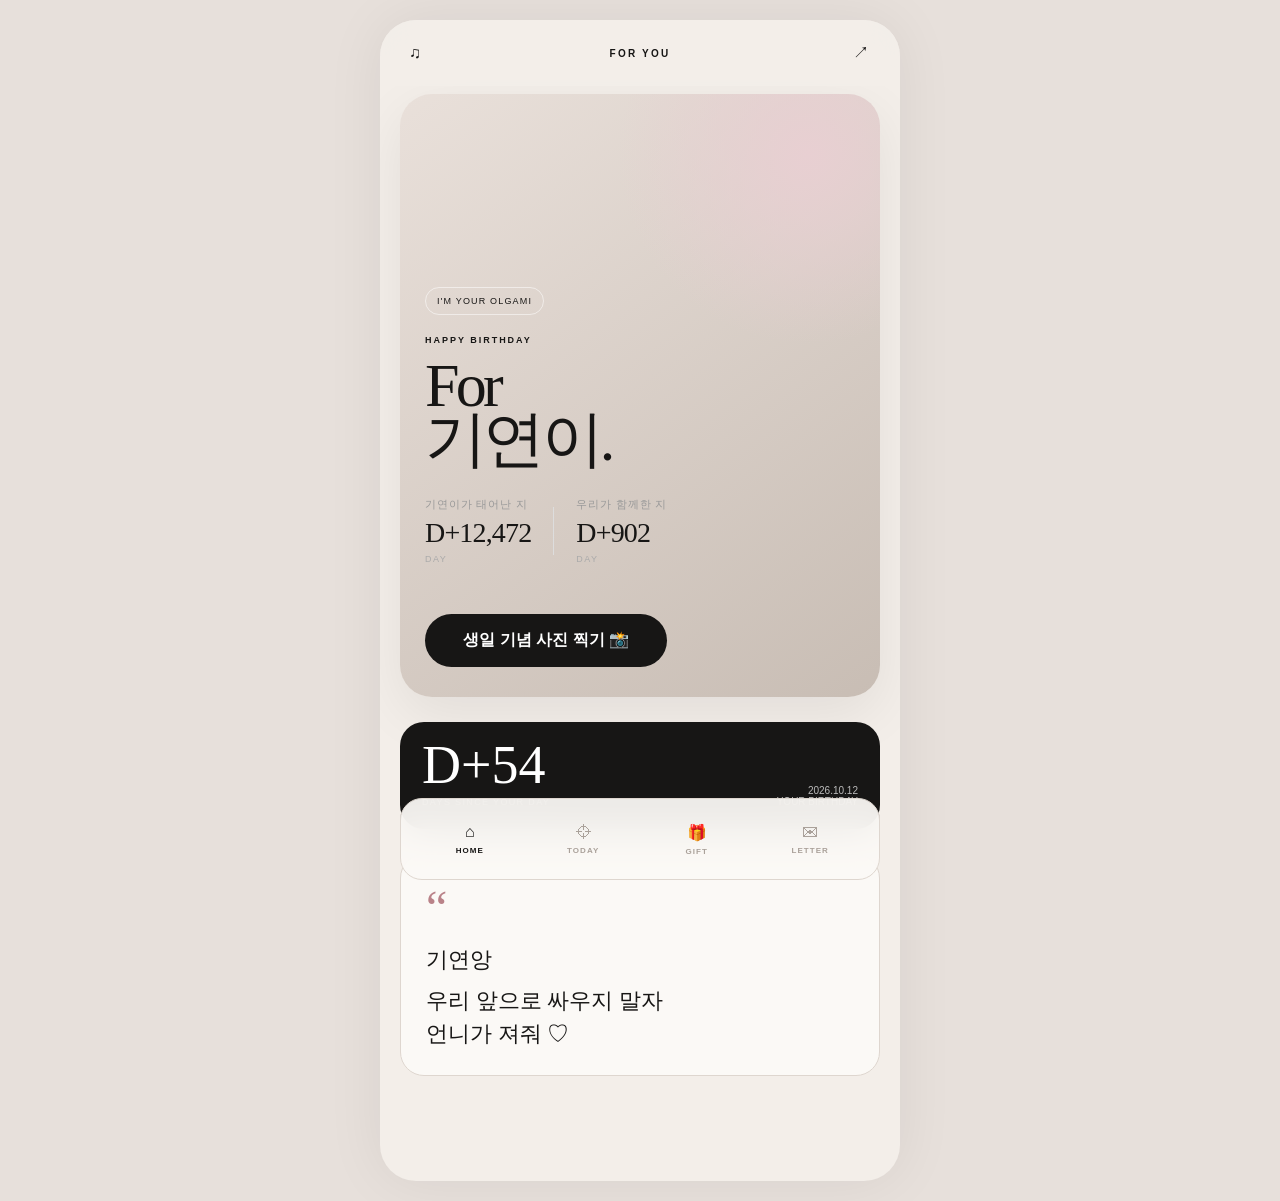
<file: index.html>
<!doctype html>
<html lang="ko">
<head>
    <meta charset="utf-8">
    <meta name="viewport" content="width=device-width,initial-scale=1,viewport-fit=cover">
    <meta name="theme-color" content="#161616">
    <link rel="manifest" href="manifest.json">
    <link rel="stylesheet" href="styles.css">
    <title>For You</title></head>
<body>
<div id="app">
    <header>
        <button id="musicBtn" class="music-btn">♫</button>
        <audio
                id="bgMusic"
                src="music/Happy%20Birthday%20To%20You.mp3"
                preload="auto">
        </audio>
        <b>FOR YOU</b>
        <button id="share">↗</button>
    </header>
    <main id="screen"></main>
    <nav>
        <button data-route="home" class="active">⌂<small>HOME</small></button>
<!--        <button data-route="story">♡<small>STORY</small></button>-->
        <button data-route="photo">⌖<small>TODAY</small></button>
        <button data-route="gift">🎁<small>GIFT</small></button>
        <button data-route="letter">✉<small>LETTER</small></button>
    </nav>
</div>
<div id="modal" class="hidden">
    <div class="backdrop"></div>
    <div id="modalCard"></div>
</div>
<script src="app.js"></script>
</body>
</html>
</file>
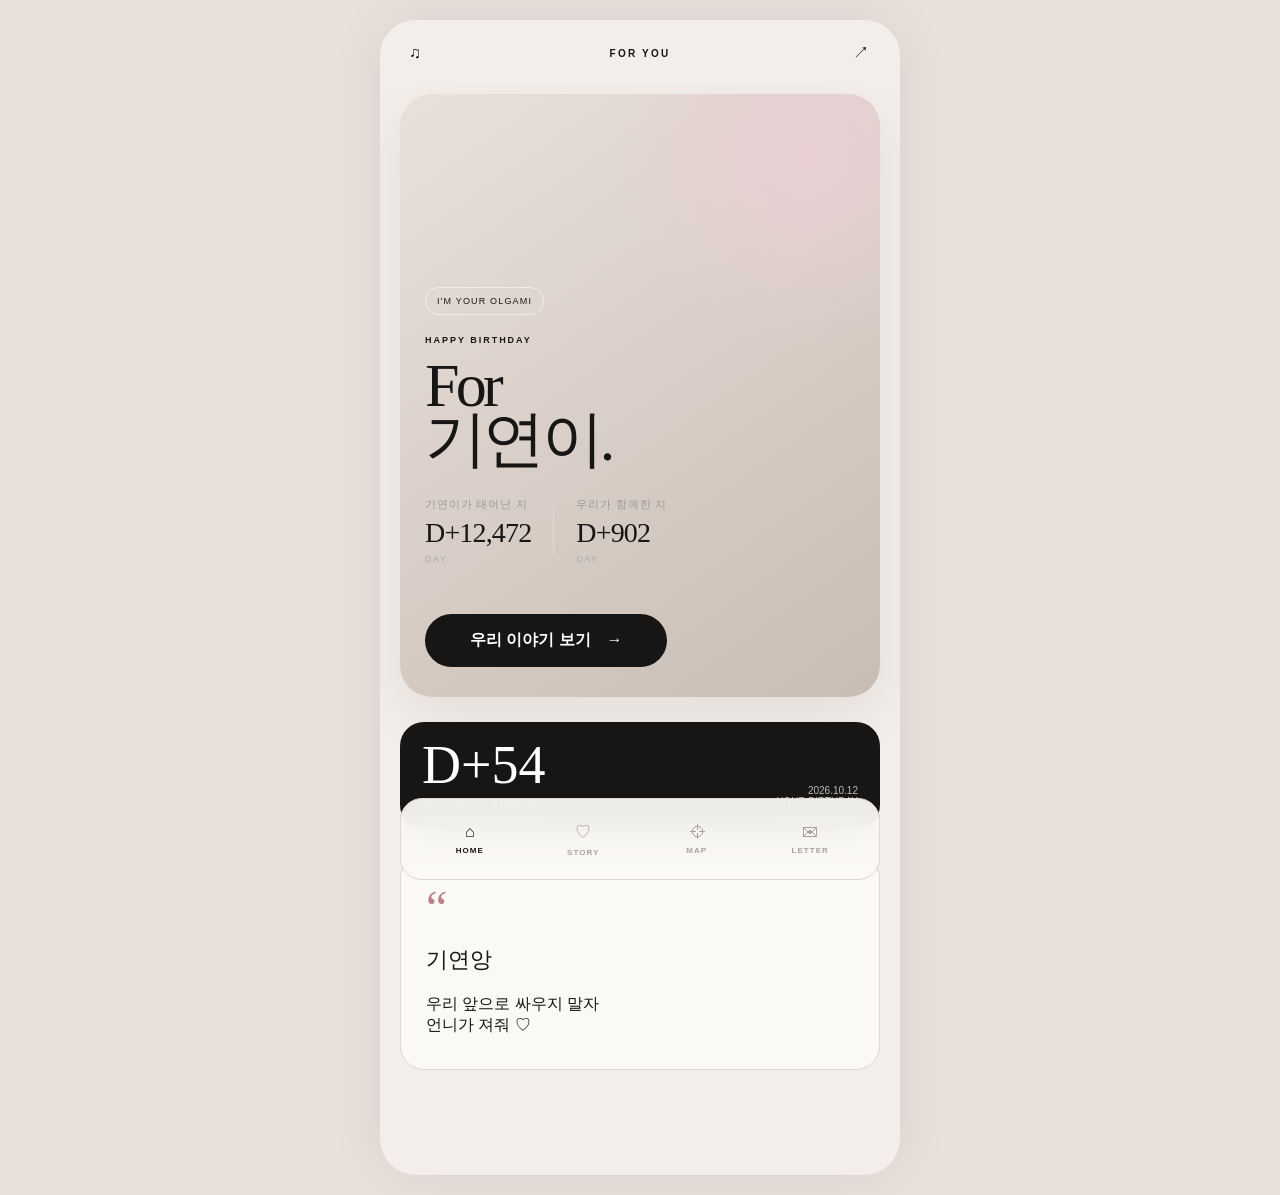
<file: for-you-birthday-app/index.html>
<!doctype html>
<html lang="ko">
<head>
    <meta charset="utf-8">
    <meta name="viewport" content="width=device-width,initial-scale=1,viewport-fit=cover">
    <meta name="theme-color" content="#161616">
    <link rel="manifest" href="manifest.json">
    <link rel="stylesheet" href="styles.css">
    <title>For You</title></head>
<body>
<div id="app">
    <header>
        <button id="musicBtn" class="music-btn">♫</button>
        <audio
                id="bgMusic"
                src="music/Happy%20Birthday%20To%20You.mp3"
                preload="auto">
        </audio>
        <b>FOR YOU</b>
        <button id="share">↗</button>
    </header>
    <main id="screen"></main>
    <nav>
        <button data-route="home" class="active">⌂<small>HOME</small></button>
        <button data-route="story">♡<small>STORY</small></button>
        <button data-route="map">⌖<small>MAP</small></button>
        <button data-route="letter">✉<small>LETTER</small></button>
    </nav>
</div>
<div id="modal" class="hidden">
    <div class="backdrop"></div>
    <div id="modalCard"></div>
</div>
<script src="app.js"></script>
</body>
</html>
</file>
<file: styles.css>
:root {
    --bg: #f3eee9;
    --paper: #fbf9f6;
    --ink: #171615;
    --muted: #827b75;
    --line: #ded6cf;
    --pink: #b98288;
    --soft: #ead9da
}

* {
    box-sizing: border-box
}

html, body {
    margin: 0;
    background: #e7e0db;
    color: var(--ink);
    font-family: -apple-system, BlinkMacSystemFont, "Pretendard", "Apple SD Gothic Neo", sans-serif
}

button {
    font: inherit;
    border: 0;
    background: none;
    color: inherit
}

#app {
    width: min(100%, 520px);
    min-height: 100dvh;
    margin: auto;
    background: var(--bg);
    position: relative;
    overflow: hidden;
    box-shadow: 0 0 60px #0001
}

header {
    height: 66px;
    display: grid;
    grid-template-columns:42px 1fr 42px;
    align-items: center;
    padding: 0 16px;
    position: sticky;
    top: 0;
    z-index: 5;
    background: #f3eee9dd;
    backdrop-filter: blur(18px)
}

header b {
    text-align: center;
    font-size: 10px;
    letter-spacing: .22em
}

header button {
    width: 38px;
    height: 38px;
    border-radius: 50%;
    cursor: pointer
}

main {
    padding: 8px 20px 105px;
    animation: in .3s ease
}

@keyframes in {
    from {
        opacity: 0;
        transform: translateY(8px)
    }
    to {
        opacity: 1;
        transform: none
    }
}

.hero {
    min-height: 67dvh;
    border-radius: 32px;
    padding: 30px 25px;
    display: flex;
    align-items: flex-end;
    background: radial-gradient(circle at 85% 10%, #e8cfd2, transparent 28%), linear-gradient(145deg, #e9e0da, #c8bdb4);
    box-shadow: 0 18px 55px #00000012
}

.eyebrow, .kicker {
    font-size: 9px;
    font-weight: 800;
    letter-spacing: .22em
}

.hero h1 {
    font: 400 62px/.88 Georgia, serif;
    letter-spacing: -.06em;
    margin: 13px 0 20px
}

.hero p, .muted {
    color: var(--muted);
    font-size: 12px;
    line-height: 1.75
}

.pill {
    display: inline-block;
    padding: 8px 11px;
    border: 1px solid #fff8;
    border-radius: 999px;
    font-size: 9px;
    letter-spacing: .13em
}

.cta {
    width: 100%;
    margin-top: 22px;
    padding: 16px;
    border-radius: 999px;
    background: var(--ink);
    color: white;
    font-weight: 700
}

.section {
    margin-top: 25px
}

.count {
    background: var(--ink);
    color: #fff;
    border-radius: 24px;
    padding: 22px;
    display: flex;
    justify-content: space-between;
    align-items: end
}

.count strong {
    font: 400 54px/.8 Georgia, serif
}

.count small {
    display: block;
    color: #bbb;
    font-size: 9px;
    letter-spacing: .15em;
    margin-top: 10px
}

.count time {
    font-size: 10px;
    color: #bbb;
    text-align: right
}

.quote {
    background: var(--paper);
    border: 1px solid var(--line);
    border-radius: 24px;
    padding: 25px
}

.quote em {
    font: 48px Georgia, serif;
    color: var(--pink)
}

.quote p {
    font: 22px/1.5 Georgia, serif;
    margin: 8px 0 0
}

.title {
    font: 400 30px/1 Georgia, serif;
    margin: 7px 0 20px
}

.timeline {
    border-left: 1px solid var(--line);
    margin-left: 5px;
    padding-left: 20px
}

.event {
    position: relative;
    padding: 0 0 27px;
    cursor: pointer
}

.event:before {
    content: "";
    position: absolute;
    left: -25px;
    top: 3px;
    width: 8px;
    height: 8px;
    border: 2px solid var(--pink);
    background: var(--bg);
    border-radius: 50%
}

.event .date {
    font-size: 9px;
    letter-spacing: .15em;
    color: var(--pink);
    font-weight: 800
}

.event h3 {
    font: 22px Georgia, serif;
    margin: 6px 0
}

.grid {
    display: grid;
    grid-template-columns:1fr 1fr;
    gap: 10px
}

.memory {
    height: 190px;
    border-radius: 20px;
    padding: 16px;
    display: flex;
    flex-direction: column;
    justify-content: flex-end;
    overflow: hidden;
    position: relative;
    background: linear-gradient(145deg, #d8c6c6, #8c7474);
    cursor: pointer;
    color: white
}

.memory:nth-child(2) {
    background: linear-gradient(145deg, #d8cec4, #9d8d80)
}

.memory:nth-child(3) {
    background: linear-gradient(145deg, #c9b8b8, #7d7070)
}

.memory:nth-child(4) {
    background: linear-gradient(145deg, #ded8d1, #8d857d)
}

.memory:after {
    content: "";
    position: absolute;
    inset: 0;
    background: linear-gradient(transparent 30%, #0008)
}

.memory > * {
    position: relative;
    z-index: 1
}

.memory span {
    font-size: 9px
}

.memory strong {
    font: 20px Georgia, serif;
    margin-top: 4px
}

.map {
    height: 380px;
    border-radius: 26px;
    position: relative;
    overflow: hidden;
    background: repeating-linear-gradient(40deg, #d9d4ce 0 34px, #e6e1db 35px 38px), #ddd
}

.road {
    position: absolute;
    width: 130%;
    height: 18px;
    background: #fff;
    top: 48%;
    left: -15%;
    transform: rotate(-25deg);
    box-shadow: 0 0 0 1px #ccc
}

.water {
    position: absolute;
    width: 90px;
    height: 120%;
    left: 20%;
    top: -10%;
    background: #bdcdca88;
    transform: rotate(18deg);
    border-radius: 50%
}

.pin {
    position: absolute;
    left: 56%;
    top: 46%;
    width: 34px;
    height: 34px;
    background: var(--ink);
    border-radius: 50% 50% 50% 0;
    transform: translate(-50%, -100%) rotate(-45deg);
    box-shadow: 0 8px 20px #0004
}

.pin:after {
    content: "";
    position: absolute;
    width: 10px;
    height: 10px;
    border-radius: 50%;
    background: white;
    left: 12px;
    top: 12px
}

.label {
    position: absolute;
    left: 53%;
    top: 33%;
    background: #fbf9f6ee;
    padding: 10px 13px;
    border-radius: 14px;
    box-shadow: 0 8px 20px #0002
}

.label b {
    display: block;
    font-size: 13px
}

.label span {
    font-size: 9px;
    color: var(--muted)
}

.place {
    background: var(--paper);
    border: 1px solid var(--line);
    padding: 19px;
    border-radius: 22px;
    margin-top: 12px
}

.place h3 {
    font: 25px Georgia, serif;
    margin: 5px 0
}

.link {
    text-decoration: underline;
    cursor: pointer;
    font-size: 11px
}

.letter {
    background: var(--paper);
    border: 1px solid var(--line);
    border-radius: 30px;
    padding: 30px 24px;
    min-height: 66dvh;
    box-shadow: 0 18px 55px #0000000c
}

.letter h1 {
    font: 400 44px/.95 Georgia, serif;
    margin: 17px 0 28px
}

.letter p {
    font-size: 14px;
    line-height: 2;
    white-space: pre-line;
    color: #45413e
}

.sign {
    font: 24px Georgia, serif;
    margin-top: 35px
}

nav {
    position: fixed;
    bottom: 0;
    left: 50%;
    transform: translateX(-50%);
    width: min(100%, 520px);
    height: 82px;
    padding: 8px 12px calc(8px + env(safe-area-inset-bottom));
    display: grid;
    grid-template-columns:repeat(4, 1fr);
    background: #fbf9f6eF;
    backdrop-filter: blur(18px);
    border-top: 1px solid var(--line);
    z-index: 10
}

nav button {
    display: flex;
    flex-direction: column;
    align-items: center;
    justify-content: center;
    gap: 5px;
    color: #aaa19a;
    cursor: pointer
}

nav button.active {
    color: var(--ink)
}

nav button small {
    font-size: 8px;
    letter-spacing: .13em;
    font-weight: 800
}

#modal.hidden {
    display: none
}

#modal {
    position: fixed;
    inset: 0;
    z-index: 30
}

.backdrop {
    position: absolute;
    inset: 0;
    background: #0007;
    backdrop-filter: blur(5px)
}

#modalCard {
    position: absolute;
    bottom: 0;
    left: 50%;
    transform: translateX(-50%);
    width: min(100%, 520px);
    max-height: 80dvh;
    overflow: auto;
    background: var(--paper);
    border-radius: 28px 28px 0 0;
    padding: 22px;
    animation: up .3s ease
}

@keyframes up {
    from {
        transform: translate(-50%, 100%)
    }
    to {
        transform: translate(-50%, 0)
    }
}
.relationship-dday {
    display: flex;
    align-items: center;
    gap: 22px;
    margin: 30px 0 28px;
}

.dday-item {
    display: flex;
    flex-direction: column;
    gap: 5px;
}

.dday-item span {
    font-size: 11px;
    letter-spacing: .08em;
    color: #999;
}

.dday-item strong {
    font-family: Georgia, serif;
    font-size: 28px;
    font-weight: 400;
    letter-spacing: -.03em;
}

.dday-item small {
    font-size: 9px;
    letter-spacing: .16em;
    color: #aaa;
}

.dday-divider {
    width: 1px;
    height: 48px;
    background: #ddd;
}

#modalCard .close {
    text-align: right;
    font-size: 25px;
    cursor: pointer
}

.photo {
    height: 230px;
    border-radius: 22px;
    background: linear-gradient(145deg, #ddcccc, #968080);
    display: grid;
    place-items: center;
    color: white;
    font-size: 10px;
    letter-spacing: .15em;
    margin: 14px 0
}

.photo-booth {
    text-align: center;
}

.camera-frame {
    position: relative;
    width: 100%;
    max-width: 430px;
    margin: 28px auto;
    padding: 10px 10px 0;
    overflow: hidden;
    background: #fffaf1;
    border: 1px solid #e9dfd2;
    border-radius: 5px;
    box-shadow: 0 12px 35px rgba(70, 48, 32, 0.10);
}

.camera-frame video,
.camera-frame .photo-preview {
    display: block;
    width: 100%;
    aspect-ratio: 3 / 4;
    object-fit: cover;
    background: #eee7df;
}

.camera-frame video {
    transform: scaleX(-1);
}

.camera-frame .hidden {
    display: none;
}

.camera-message {
    position: absolute;
    top: 40%;
    left: 0;
    width: 100%;
    padding: 12px;
    color: #8b7566;
    font-size: 14px;
}

.photo-overlay {
    position: absolute;
    top: 20px;
    left: 20px;
    right: 20px;
    display: flex;
    flex-direction: column;
    gap: 5px;
    color: white;
    text-shadow: 0 1px 8px rgba(0, 0, 0, 0.55);
    pointer-events: none;
}

.photo-overlay span {
    font: 11px Georgia, serif;
    letter-spacing: 3px;
}

.photo-overlay strong {
    font-size: 16px;
}

.photo-actions {
    display: flex;
    flex-wrap: wrap;
    justify-content: center;
    gap: 10px;
    max-width: 430px;
    margin: 20px auto;
}

.photo-actions .cta,
.photo-actions .link {
    cursor: pointer;
}

.upload-label {
    display: inline-flex;
    align-items: center;
    justify-content: center;
}

.photo-caption {
    margin-top: 25px;
    font-size: 13px;
    letter-spacing: 1px;
}

.gift-page {
    text-align: center;
}

.gift-grid {
    display: grid;
    grid-template-columns: repeat(3, minmax(0, 1fr));
    gap: 10px;
    margin: 32px 0 24px;
}

.gift-box {
    padding: 20px 6px;
    border: 1px solid #eaded0;
    border-radius: 16px;
    background: #fffaf1;
    color: #806b5d;
    cursor: pointer;
    transition: transform 0.25s, box-shadow 0.25s;
}

.gift-box:not(:disabled):hover {
    transform: translateY(-5px);
    box-shadow: 0 8px 24px #806b5d20;
}

.gift-box:disabled {
    opacity: 0.8;
    cursor: default;
}

.gift-emoji {
    display: block;
    margin-bottom: 12px;
    font-size: 36px;
}

.gift-box strong,
.gift-box small {
    display: block;
    overflow-wrap: anywhere;
}

.gift-box strong {
    font-size: 12px;
}

.gift-box small {
    margin-top: 8px;
    font-size: 10px;
    letter-spacing: 1px;
}

.gift-opened {
    background: #f4e8df;
}

.gift-result {
    min-height: 170px;
    padding: 24px 16px;
    border-radius: 18px;
    background: #f8f0e7;
    color: #806b5d;
}

.gift-result h2 {
    margin: 12px 0;
    font-family: Georgia, serif;
}

.gift-result p {
    line-height: 1.8;
}

.gift-big-emoji {
    display: block;
    margin: 8px 0;
    font-size: 58px;
    animation: giftPop 0.6s ease both;
}

.gift-sparkle {
    font-size: 24px;
    animation: giftPop 0.6s ease both;
}

.gift-reveal {
    animation: giftPop 0.5s ease both;
}

@keyframes giftPop {
    0% {
        opacity: 0;
        transform: scale(0.65);
    }

    70% {
        transform: scale(1.08);
    }

    100% {
        opacity: 1;
        transform: scale(1);
    }
}

@media (max-width: 380px) {
    .gift-grid {
        gap: 6px;
    }

    .gift-box {
        padding: 16px 3px;
    }

    .gift-emoji {
        font-size: 28px;
    }
}

@media (min-width: 700px) {
    body {
        padding: 20px 0
    }

    #app {
        border-radius: 36px;
        min-height: calc(100dvh - 40px)
    }

    nav {
        bottom: 20px;
        border: 1px solid var(--line);
        border-radius: 22px;
        width: 480px
    }
}
</file>
<file: for-you-birthday-app/styles.css>
:root {
    --bg: #f3eee9;
    --paper: #fbf9f6;
    --ink: #171615;
    --muted: #827b75;
    --line: #ded6cf;
    --pink: #b98288;
    --soft: #ead9da
}

* {
    box-sizing: border-box
}

html, body {
    margin: 0;
    background: #e7e0db;
    color: var(--ink);
    font-family: -apple-system, BlinkMacSystemFont, "Pretendard", "Apple SD Gothic Neo", sans-serif
}

button {
    font: inherit;
    border: 0;
    background: none;
    color: inherit
}

#app {
    width: min(100%, 520px);
    min-height: 100dvh;
    margin: auto;
    background: var(--bg);
    position: relative;
    overflow: hidden;
    box-shadow: 0 0 60px #0001
}

header {
    height: 66px;
    display: grid;
    grid-template-columns:42px 1fr 42px;
    align-items: center;
    padding: 0 16px;
    position: sticky;
    top: 0;
    z-index: 5;
    background: #f3eee9dd;
    backdrop-filter: blur(18px)
}

header b {
    text-align: center;
    font-size: 10px;
    letter-spacing: .22em
}

header button {
    width: 38px;
    height: 38px;
    border-radius: 50%;
    cursor: pointer
}

main {
    padding: 8px 20px 105px;
    animation: in .3s ease
}

@keyframes in {
    from {
        opacity: 0;
        transform: translateY(8px)
    }
    to {
        opacity: 1;
        transform: none
    }
}

.hero {
    min-height: 67dvh;
    border-radius: 32px;
    padding: 30px 25px;
    display: flex;
    align-items: flex-end;
    background: radial-gradient(circle at 85% 10%, #e8cfd2, transparent 28%), linear-gradient(145deg, #e9e0da, #c8bdb4);
    box-shadow: 0 18px 55px #00000012
}

.eyebrow, .kicker {
    font-size: 9px;
    font-weight: 800;
    letter-spacing: .22em
}

.hero h1 {
    font: 400 62px/.88 Georgia, serif;
    letter-spacing: -.06em;
    margin: 13px 0 20px
}

.hero p, .muted {
    color: var(--muted);
    font-size: 12px;
    line-height: 1.75
}

.pill {
    display: inline-block;
    padding: 8px 11px;
    border: 1px solid #fff8;
    border-radius: 999px;
    font-size: 9px;
    letter-spacing: .13em
}

.cta {
    width: 100%;
    margin-top: 22px;
    padding: 16px;
    border-radius: 999px;
    background: var(--ink);
    color: white;
    font-weight: 700
}

.section {
    margin-top: 25px
}

.count {
    background: var(--ink);
    color: #fff;
    border-radius: 24px;
    padding: 22px;
    display: flex;
    justify-content: space-between;
    align-items: end
}

.count strong {
    font: 400 54px/.8 Georgia, serif
}

.count small {
    display: block;
    color: #bbb;
    font-size: 9px;
    letter-spacing: .15em;
    margin-top: 10px
}

.count time {
    font-size: 10px;
    color: #bbb;
    text-align: right
}

.quote {
    background: var(--paper);
    border: 1px solid var(--line);
    border-radius: 24px;
    padding: 25px
}

.quote em {
    font: 48px Georgia, serif;
    color: var(--pink)
}

.quote p {
    font: 22px/1.5 Georgia, serif;
    margin: 8px 0 0
}

.title {
    font: 400 30px/1 Georgia, serif;
    margin: 7px 0 20px
}

.timeline {
    border-left: 1px solid var(--line);
    margin-left: 5px;
    padding-left: 20px
}

.event {
    position: relative;
    padding: 0 0 27px;
    cursor: pointer
}

.event:before {
    content: "";
    position: absolute;
    left: -25px;
    top: 3px;
    width: 8px;
    height: 8px;
    border: 2px solid var(--pink);
    background: var(--bg);
    border-radius: 50%
}

.event .date {
    font-size: 9px;
    letter-spacing: .15em;
    color: var(--pink);
    font-weight: 800
}

.event h3 {
    font: 22px Georgia, serif;
    margin: 6px 0
}

.grid {
    display: grid;
    grid-template-columns:1fr 1fr;
    gap: 10px
}

.memory {
    height: 190px;
    border-radius: 20px;
    padding: 16px;
    display: flex;
    flex-direction: column;
    justify-content: flex-end;
    overflow: hidden;
    position: relative;
    background: linear-gradient(145deg, #d8c6c6, #8c7474);
    cursor: pointer;
    color: white
}

.memory:nth-child(2) {
    background: linear-gradient(145deg, #d8cec4, #9d8d80)
}

.memory:nth-child(3) {
    background: linear-gradient(145deg, #c9b8b8, #7d7070)
}

.memory:nth-child(4) {
    background: linear-gradient(145deg, #ded8d1, #8d857d)
}

.memory:after {
    content: "";
    position: absolute;
    inset: 0;
    background: linear-gradient(transparent 30%, #0008)
}

.memory > * {
    position: relative;
    z-index: 1
}

.memory span {
    font-size: 9px
}

.memory strong {
    font: 20px Georgia, serif;
    margin-top: 4px
}

.map {
    height: 380px;
    border-radius: 26px;
    position: relative;
    overflow: hidden;
    background: repeating-linear-gradient(40deg, #d9d4ce 0 34px, #e6e1db 35px 38px), #ddd
}

.road {
    position: absolute;
    width: 130%;
    height: 18px;
    background: #fff;
    top: 48%;
    left: -15%;
    transform: rotate(-25deg);
    box-shadow: 0 0 0 1px #ccc
}

.water {
    position: absolute;
    width: 90px;
    height: 120%;
    left: 20%;
    top: -10%;
    background: #bdcdca88;
    transform: rotate(18deg);
    border-radius: 50%
}

.pin {
    position: absolute;
    left: 56%;
    top: 46%;
    width: 34px;
    height: 34px;
    background: var(--ink);
    border-radius: 50% 50% 50% 0;
    transform: translate(-50%, -100%) rotate(-45deg);
    box-shadow: 0 8px 20px #0004
}

.pin:after {
    content: "";
    position: absolute;
    width: 10px;
    height: 10px;
    border-radius: 50%;
    background: white;
    left: 12px;
    top: 12px
}

.label {
    position: absolute;
    left: 53%;
    top: 33%;
    background: #fbf9f6ee;
    padding: 10px 13px;
    border-radius: 14px;
    box-shadow: 0 8px 20px #0002
}

.label b {
    display: block;
    font-size: 13px
}

.label span {
    font-size: 9px;
    color: var(--muted)
}

.place {
    background: var(--paper);
    border: 1px solid var(--line);
    padding: 19px;
    border-radius: 22px;
    margin-top: 12px
}

.place h3 {
    font: 25px Georgia, serif;
    margin: 5px 0
}

.link {
    text-decoration: underline;
    cursor: pointer;
    font-size: 11px
}

.letter {
    background: var(--paper);
    border: 1px solid var(--line);
    border-radius: 30px;
    padding: 30px 24px;
    min-height: 66dvh;
    box-shadow: 0 18px 55px #0000000c
}

.letter h1 {
    font: 400 44px/.95 Georgia, serif;
    margin: 17px 0 28px
}

.letter p {
    font-size: 14px;
    line-height: 2;
    white-space: pre-line;
    color: #45413e
}

.sign {
    font: 24px Georgia, serif;
    margin-top: 35px
}

nav {
    position: fixed;
    bottom: 0;
    left: 50%;
    transform: translateX(-50%);
    width: min(100%, 520px);
    height: 82px;
    padding: 8px 12px calc(8px + env(safe-area-inset-bottom));
    display: grid;
    grid-template-columns:repeat(4, 1fr);
    background: #fbf9f6eF;
    backdrop-filter: blur(18px);
    border-top: 1px solid var(--line);
    z-index: 10
}

nav button {
    display: flex;
    flex-direction: column;
    align-items: center;
    justify-content: center;
    gap: 5px;
    color: #aaa19a;
    cursor: pointer
}

nav button.active {
    color: var(--ink)
}

nav button small {
    font-size: 8px;
    letter-spacing: .13em;
    font-weight: 800
}

#modal.hidden {
    display: none
}

#modal {
    position: fixed;
    inset: 0;
    z-index: 30
}

.backdrop {
    position: absolute;
    inset: 0;
    background: #0007;
    backdrop-filter: blur(5px)
}

#modalCard {
    position: absolute;
    bottom: 0;
    left: 50%;
    transform: translateX(-50%);
    width: min(100%, 520px);
    max-height: 80dvh;
    overflow: auto;
    background: var(--paper);
    border-radius: 28px 28px 0 0;
    padding: 22px;
    animation: up .3s ease
}

@keyframes up {
    from {
        transform: translate(-50%, 100%)
    }
    to {
        transform: translate(-50%, 0)
    }
}
.relationship-dday {
    display: flex;
    align-items: center;
    gap: 22px;
    margin: 30px 0 28px;
}

.dday-item {
    display: flex;
    flex-direction: column;
    gap: 5px;
}

.dday-item span {
    font-size: 11px;
    letter-spacing: .08em;
    color: #999;
}

.dday-item strong {
    font-family: Georgia, serif;
    font-size: 28px;
    font-weight: 400;
    letter-spacing: -.03em;
}

.dday-item small {
    font-size: 9px;
    letter-spacing: .16em;
    color: #aaa;
}

.dday-divider {
    width: 1px;
    height: 48px;
    background: #ddd;
}

#modalCard .close {
    text-align: right;
    font-size: 25px;
    cursor: pointer
}

.photo {
    height: 230px;
    border-radius: 22px;
    background: linear-gradient(145deg, #ddcccc, #968080);
    display: grid;
    place-items: center;
    color: white;
    font-size: 10px;
    letter-spacing: .15em;
    margin: 14px 0
}

@media (min-width: 700px) {
    body {
        padding: 20px 0
    }

    #app {
        border-radius: 36px;
        min-height: calc(100dvh - 40px)
    }

    nav {
        bottom: 20px;
        border: 1px solid var(--line);
        border-radius: 22px;
        width: 480px
    }
}
</file>
